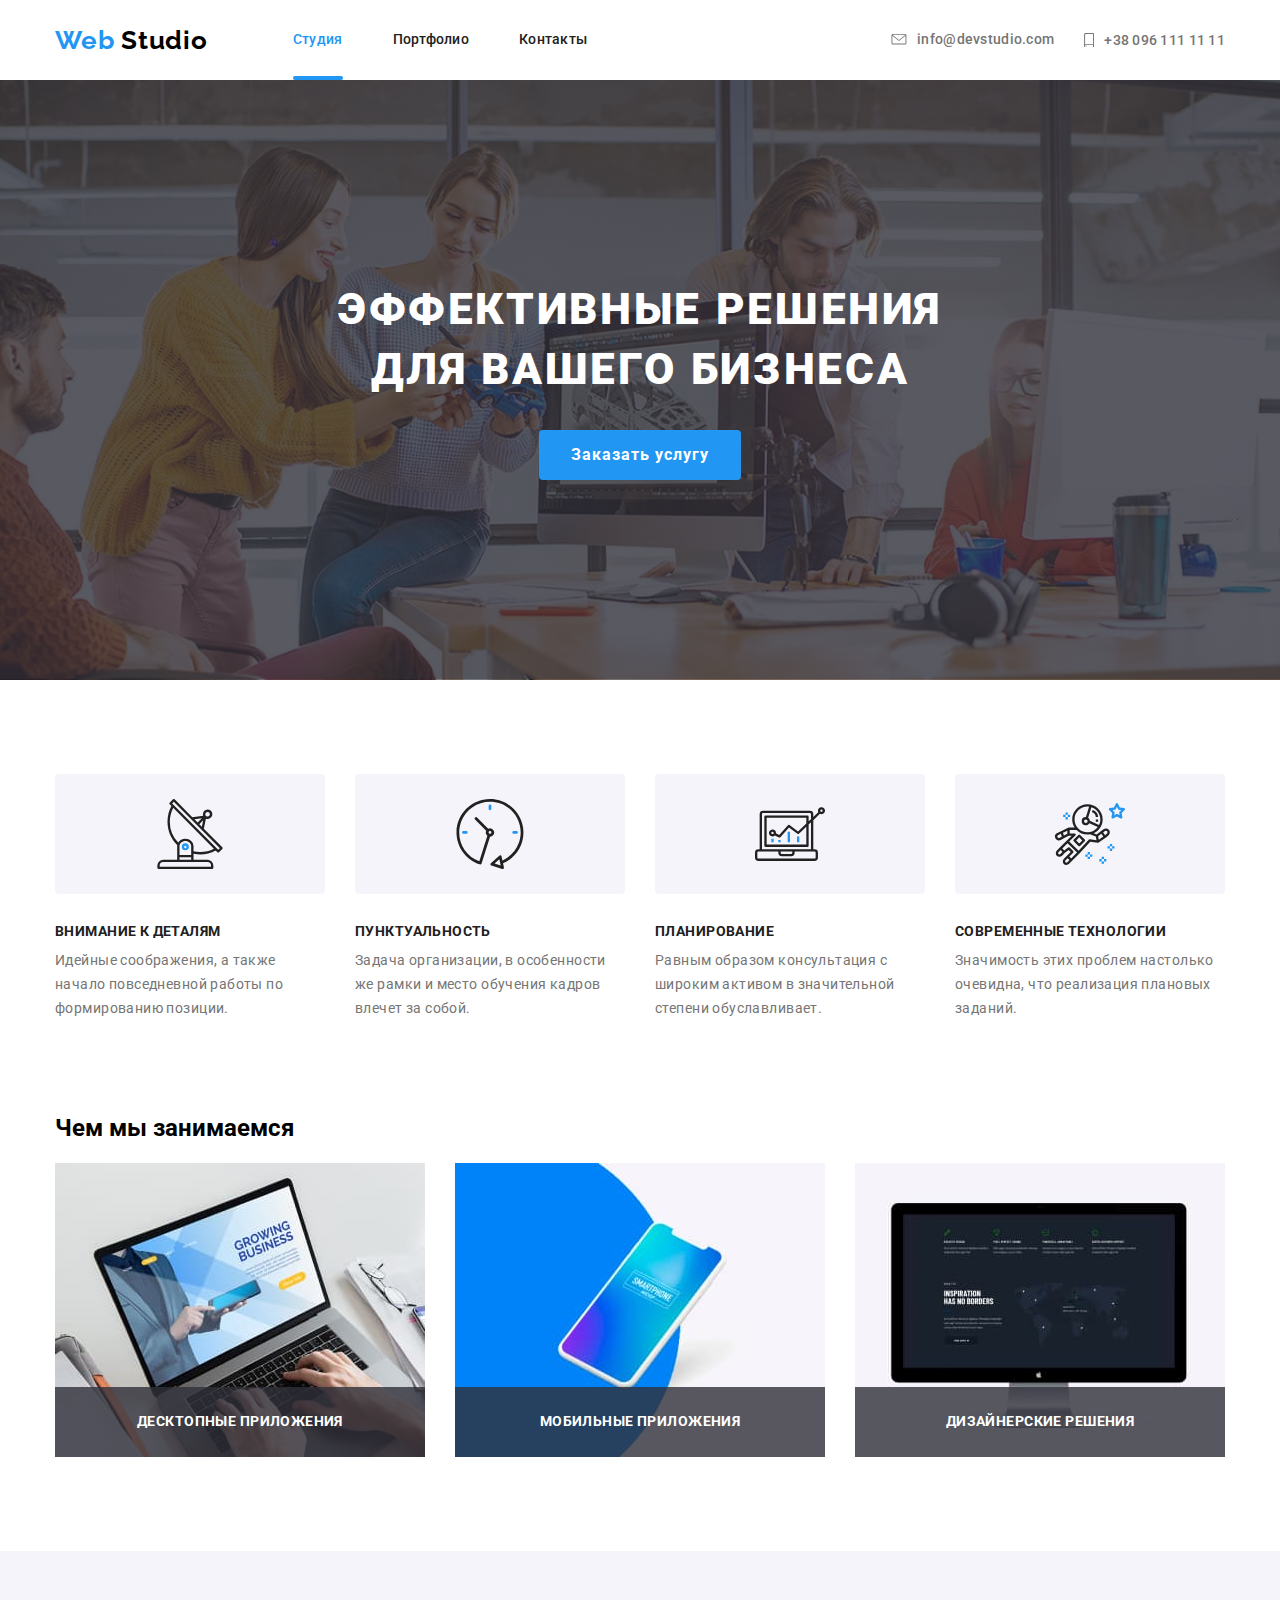
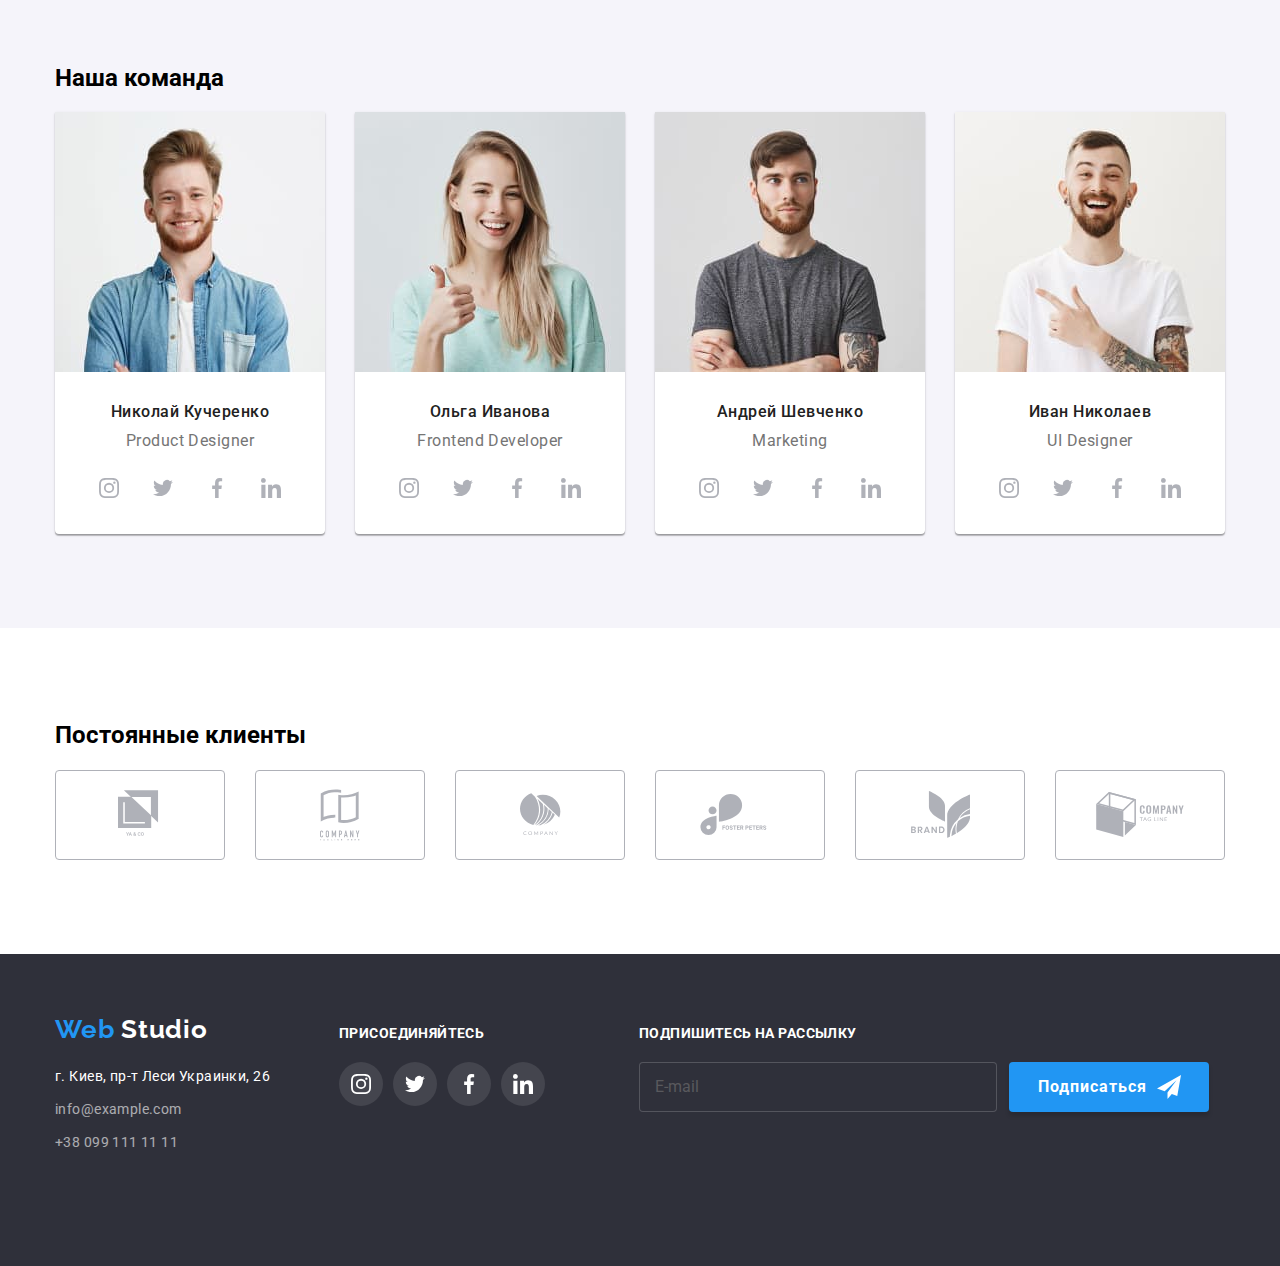
<file: index.html>
<!DOCTYPE html>
<html lang="ru">
  <head>
    <meta charset="UTF-8" />
    <meta name="viewport" content="width=device-width, initial-scale=1.0" />
    <title>Web Studio</title>
    <link
      href="https://fonts.googleapis.com/css2?family=Raleway:wght@700&family=Roboto:wght@400;500;700;900&display=swap"
      rel="stylesheet"
    />
   
    <link rel="stylesheet" href="./css/main.min.css" />
  </head>
  <body>
    <!--Шапка-->
    <header class="header">
      <div class="container">
        <nav class="navigation">
          <a class="logo link" href="./index.html" lang="en"
            ><span class="logo-accent">Web</span> Studio</a
          >
          <ul class="navigation-list list">
            <li class="navigation-list-item">
              <a class="navigation-list-link link current" href="./index.html"
                >Студия</a
              >
            </li>
            <li class="navigation-list-item">
              <a class="navigation-list-link link" href="./portfolio.html"
                >Портфолио</a
              >
            </li>
            <li class="navigation-list-item">
              <a class="navigation-list-link link" href="#contacts">Контакты</a>
            </li>
          </ul>

          <ul class="address-list list">
            <li class="address-list-item">

<svg class="address-list-item-svg icon-mail" width="16px" height="11.2px">
  <use href="./images/sprite.svg#icon-mail"></use>

              <address class="header-address">
                
                </svg>

                <a
                  class="adress-list-link link"
                  href="mailto:info@devstudio.com"
                  lang="en"
                  >info@devstudio.com</a
                >
              </address>
            </li>

            <li class="address-list-item">
              <svg class="address-list-item-svg" width="10px" height="14.94px">
                <use href="./images/sprite.svg#icon-telephone"></use>
              </svg>
              <address class="header-address">
                <a class="adress-list-link link" href="tel:+380961111111"
                  >+38 096 111 11 11</a
                >
              </address>
            </li>
          </ul>
        </nav>
      </div>
    </header>
    <main>
      <!--Герой-->
      <section class="hero">
        <div class="container">
          <h1 class="hero-title">Эффективные решения для вашего бизнеса</h1>
          <div class="hero-modal-btn">
            <button class="modal-btn" data-modal-open>Заказать услугу</button>
          </div>
        </div>
      </section>
      <!--Особенности-->
      <section>
        <div class="container features">
          <h2 class="is-hidden">Наши особенности</h2>
          <ul class="features-list list">
            <li class="features-list-item ">
              <div class="features-list-icon">
                <svg class="features-list-item-svg" width="70" height="70">
                  <use href="./images/sprite.svg#icon-antenna"></use>
                </svg>
              </div>
              <h3 class="features-list-title">Внимание к деталям</h3>
              <p class="features-list-description">
                Идейные соображения, а также начало повседневной работы по
                формированию позиции.
              </p>
            </li>
            <li class="features-list-item ">
              <div class="features-list-icon">
                <svg class="features-list-item-svg" width="70" height="70">
                  <use href="./images/sprite.svg#icon-clock"></use>
                </svg>
              </div>
              <h3 class="features-list-title">Пунктуальность</h3>
              <p class="features-list-description">
                Задача организации, в особенности же рамки и место обучения
                кадров влечет за собой.
              </p>
            </li>
            <li class="features-list-item ">
              <div class="features-list-icon">
                <svg class="features-list-item-svg" width="70" height="70">
                  <use href="./images/sprite.svg#icon-diagram"></use>
                </svg>
              </div>
              <h3 class="features-list-title">Планирование</h3>
              <p class="features-list-description">
                Равным образом консультация с широким активом в значительной
                степени обуславливает.
              </p>
            </li>
            <li class="features-list-item ">
              <div class="features-list-icon">
                <svg class="features-list-item-svg" width="70" height="70">
                  <use href="./images/sprite.svg#icon-astronaut"></use>
                </svg>
              </div>
              <h3 class="features-list-title">Современные технологии</h3>
              <p class="features-list-description">
                Значимость этих проблем настолько очевидна, что реализация
                плановых заданий.
              </p>
            </li>
          </ul>
        </div>
      </section>

      <!--Чем мы занимаемся-->
      <section>
        <div class="container lesson">
          <h2 class="section-title">Чем мы занимаемся</h2>
          <ul class="lesson-list list">
            <li class="lesson-list-item">
              <img
                class="lesson-list-img"
                src="./images/types-of-works/decktop.jpg"
                alt="ноутбук"
                width="370"
                height="294"
              />
              <p class="lesson-list-description">Десктопные приложения</p>
            </li>
            <li class="lesson-list-item">
              <img
                class="lesson-list-img"
                src="./images/types-of-works/mobile.jpg"
                alt="мобильный телефон"
                width="370"
                height="294"
              />
              <p class="lesson-list-description">Мобильные приложения</p>
            </li>
            <li class="lesson-list-item ">
              <img
                class="lesson-list-img"
                src="./images/types-of-works/monitor.jpg"
                alt="монитор компютера"
                width="370"
                height="294"
              />
              <p class="lesson-list-description">Дизайнерские решения</p>
            </li>
          </ul>
        </div>
      </section>
      <!--Наша команда-->
      <section class="team">
        <div class="container">
          <h2 class="section-title">Наша команда</h2>
          <ul class="team-list list">
            <!--Николай Курченко-->
            <li class="team-list-item">
              <img
                class="team-list-img"
                src="./images/Comand/nicolaykurchenko.jpg"
                alt="Фото Николая Курченко"
                width="270"
                height="260"
              />
              <h3 class="team-list-title">Николай Кучеренко</h3>
              <p class="team-list-description" lang="en">Product Designer</p>
              <ul class="social-list list">
                <li class="social-list-item">
                  <a
                    class="social-link"
                    href=""
                    target="_blank"
                    aria-label="иконка инстаграма"
                  >
                    <svg class="social-list-item-svg" width="20px"
                    height="20px">
                      <use href="./images/sprite.svg#icon-instagram">

                      </use>
                    </svg>
                  </a>
                </li>
                <li class="social-list-item">
                  <a
                    class="social-link"
                    href=""
                    target="_blank"
                    aria-label="иконка твиттера"
                  >
                    <svg class="social-list-item-svg" width="20px" height="20px">
                      <use href="./images/sprite.svg#icon-twitter">
                    
                      </use>
                    </svg>
                  </a>
                </li>
                <li class="social-list-item">
                  <a
                    class="social-link"
                    href=""
                    target="_blank"
                    aria-label="иконка фейсбука"
                  >
                    <svg class="social-list-item-svg" width="20px" height="20px">
                      <use href="./images/sprite.svg#icon-facebook">
                    
                      </use>
                    </svg>
                  </a>
                </li>
                <li class="social-list-item">
                  <a
                    class="social-link"
                    href=""
                    target="_blank"
                    aria-label="иконка линкедина"
                  >
                    <svg class="social-list-item-svg" width="20px" height="20px">
                      <use href="./images/sprite.svg#icon-linkedin">
                    
                      </use>
                    </svg>
                  </a>
                </li>
              </ul>
            </li>
            <!--Ольга Иванова-->
            <li class="team-list-item">
              <img
                class="team-list-img"
                src="./images/Comand/olhaivanova.jpg"
                alt="Фото Ольги Ивановой"
                width="270"
                height="260"
              />
              <h3 class="team-list-title">Ольга Иванова</h3>
              <p class="team-list-description" lang="en">Frontend Developer</p>
              <ul class="social-list list">
                <li class="social-list-item">
                  <a class="social-link" href="" target="_blank" aria-label="иконка инстаграма">
                    <svg class="social-list-item-svg" width="20px" height="20px">
                      <use href="./images/sprite.svg#icon-instagram">
              
                      </use>
                    </svg>
                  </a>
                </li>
                <li class="social-list-item">
                  <a class="social-link" href="" target="_blank" aria-label="иконка твиттера">
                    <svg class="social-list-item-svg" width="20px" height="20px">
                      <use href="./images/sprite.svg#icon-twitter">
              
                      </use>
                    </svg>
                  </a>
                </li>
                <li class="social-list-item">
                  <a class="social-link" href="" target="_blank" aria-label="иконка фейсбука">
                    <svg class="social-list-item-svg" width="20px" height="20px">
                      <use href="./images/sprite.svg#icon-facebook">
              
                      </use>
                    </svg>
                  </a>
                </li>
                <li class="social-list-item">
                  <a class="social-link" href="" target="_blank" aria-label="иконка линкедина">
                    <svg class="social-list-item-svg" width="20px" height="20px">
                      <use href="./images/sprite.svg#icon-linkedin">
              
                      </use>
                    </svg>
                  </a>
                </li>
              </ul>
            </li>
            <!--Андрей Шевченко-->
            <li class="team-list-item">
              <img
                class="team-list-img"
                src="./images/Comand/andreyshevchenko.jpg"
                alt="Фото Андрея Шевченко"
                width="270"
                height="260"
              />
              <h3 class="team-list-title">Андрей Шевченко</h3>
              <p class="team-list-description" lang="en">Marketing</p>
              <ul class="social-list list">
                <li class="social-list-item">
                  <a class="social-link" href="" target="_blank" aria-label="иконка инстаграма">
                    <svg class="social-list-item-svg" width="20px" height="20px">
                      <use href="./images/sprite.svg#icon-instagram">
              
                      </use>
                    </svg>
                  </a>
                </li>
                <li class="social-list-item">
                  <a class="social-link" href="" target="_blank" aria-label="иконка твиттера">
                    <svg class="social-list-item-svg" width="20px" height="20px">
                      <use href="./images/sprite.svg#icon-twitter">
              
                      </use>
                    </svg>
                  </a>
                </li>
                <li class="social-list-item">
                  <a class="social-link" href="" target="_blank" aria-label="иконка фейсбука">
                    <svg class="social-list-item-svg" width="20px" height="20px">
                      <use href="./images/sprite.svg#icon-facebook">
              
                      </use>
                    </svg>
                  </a>
                </li>
                <li class="social-list-item">
                  <a class="social-link" href="" target="_blank" aria-label="иконка линкедина">
                    <svg class="social-list-item-svg" width="20px" height="20px">
                      <use href="./images/sprite.svg#icon-linkedin">
              
                      </use>
                    </svg>
                  </a>
                </li>
              </ul>
            </li>
            <!--Иван Николаев-->
            <li class="team-list-item list">
              <img
                class="team-list-img"
                src="./images/Comand/ivannikolaev.jpg"
                alt="Фото Ивана Николаева"
                width="270"
                height="260"
              />
              <h3 class="team-list-title">Иван Николаев</h3>
              <p class="team-list-description" lang="en">UI Designer</p>
     <ul class="social-list list">
                <li class="social-list-item">
                  <a
                    class="social-link"
                    href=""
                    target="_blank"
                    aria-label="иконка инстаграма"
                  >
                    <svg class="social-list-item-svg" width="20px"
                    height="20px">
                      <use href="./images/sprite.svg#icon-instagram">

                      </use>
                    </svg>
                  </a>
                </li>
                <li class="social-list-item">
                  <a
                    class="social-link"
                    href=""
                    target="_blank"
                    aria-label="иконка твиттера"
                  >
                    <svg class="social-list-item-svg" width="20px" height="20px">
                      <use href="./images/sprite.svg#icon-twitter">
                    
                      </use>
                    </svg>
                  </a>
                </li>
                <li class="social-list-item">
                  <a
                    class="social-link"
                    href=""
                    target="_blank"
                    aria-label="иконка фейсбука"
                  >
                    <svg class="social-list-item-svg" width="20px" height="20px">
                      <use href="./images/sprite.svg#icon-facebook">
                    
                      </use>
                    </svg>
                  </a>
                </li>
                <li class="social-list-item">
                  <a
                    class="social-link"
                    href=""
                    target="_blank"
                    aria-label="иконка линкедина"
                  >
                    <svg class="social-list-item-svg" width="20px" height="20px">
                      <use href="./images/sprite.svg#icon-linkedin">
                    
                      </use>
                    </svg>
                  </a>
                </li>
              </ul>
              </li>
          </ul>
        </div>
      </section>
      <!--Постоянные клиенты-->
      <section class="clients">
        <div class="container">
          <h2 class="section-title">Постоянные клиенты</h2>
          <ul class="clients-list list">
            <li class="clients-list-item">
              <a class="clients-list-link" href="" target="_blank"
                >
                <svg class="clients-list-link-svg" width="44.27px" height="49.23px">
                  <use href="./images/sprite.svg#icon-logo1"></use>
                </svg>
            </a>
            </li>
            <li class="clients-list-item">
              <a class="clients-list-link" href="" target="_blank"
                >
                <svg class="clients-list-link-svg" width="40px" height="52px">
                  <use href="./images/sprite.svg#icon-logo2"></use>
                </svg>
              </a>
            </li>
            <li class="clients-list-item">
              <a class="clients-list-link" href="" target="_blank"
                >
              <svg class="clients-list-link-svg" width="41px" height="42.6px">
                <use href="./images/sprite.svg#icon-logo3"></use>
              </svg>
              </a>
            </li>
            <li class="clients-list-item">
              <a class="clients-list-link" href="" target="_blank"
                >
                <svg class="clients-list-link-svg" width="79.66px" height="42.02px">
                  <use href="./images/sprite.svg#icon-logo4"></use>
                </svg>
            </a>
            </li>
            <li class="clients-list-item">
              <a class="clients-list-link" href="" target="_blank"
                >
                <svg class="clients-list-link-svg" width="59px" height="47px">
                  <use href="./images/sprite.svg#icon-logo5"></use>
                </svg>
            </a>
            </li>
            <li class="clients-list-item">
              <a class="clients-list-link" href="" target="_blank"
                >
                <svg class="clients-list-link-svg" width="88.48px" height="45.44px">
                  <use href="./images/sprite.svg#icon-logo6"></use>
                </svg>
            </a>
            </li>
          </ul>
        </div>
      </section>
    </main>
    <!--Подвал-->
    <footer id="contacts">
      <div class="container">
        <div class="footer-left-side">
          <a class="logo link" href="./index.html" lang="en">
            <span class="logo-accent">Web</span> Studio</a>

          <ul class="contact-list list">
            <li class="contact-list-item address">
              <address>
                <a
                  class="contact-list-address link"
                  href="https://goo.gl/maps/Wt82RCwKniS8VuWU9"
                  target="_blank"
                  >г. Киев, пр-т Леси Украинки, 26</a
                >
              </address>
            </li>

            <li class="contact-list-item mail">
              <address>
                <a
                  class="contact-list-mail link"
                  href="mailto:info@example.com"
                  lang="en"
                  >info@example.com</a
                >
              </address>
            </li>

            <li class="contact-list-item tel">
              <address>
                <a class="contact-list-tel link" href="tel:+380991111111"
                  >+38 099 111 11 11</a
                >
              </address>
            </li>
          </ul>
        </div>

        <!-- Социальные ссылки подвала -->

        <div class="footer-center-side">
          <b class="slogan">присоединяйтесь</b>

          <ul class="social-list list">
            <li class="social-list-item">
              <a class="social-link" href="" target="_blank" aria-label="иконка инстаграма">
                <svg class="social-list-item-svg" width="20px" height="20px">
                  <use href="./images/sprite.svg#icon-instagram">
          
                  </use>
                </svg>
              </a>
            </li>
            <li class="social-list-item">
              <a class="social-link" href="" target="_blank" aria-label="иконка твиттера">
                <svg class="social-list-item-svg" width="20px" height="20px">
                  <use href="./images/sprite.svg#icon-twitter">
          
                  </use>
                </svg>
              </a>
            </li>
            <li class="social-list-item">
              <a class="social-link" href="" target="_blank" aria-label="иконка фейсбука">
                <svg class="social-list-item-svg" width="20px" height="20px">
                  <use href="./images/sprite.svg#icon-facebook">
          
                  </use>
                </svg>
              </a>
            </li>
            <li class="social-list-item">
              <a class="social-link" href="" target="_blank" aria-label="иконка линкедина">
                <svg class="social-list-item-svg" width="20px" height="20px">
                  <use href="./images/sprite.svg#icon-linkedin">
          
                  </use>
                </svg>
              </a>
            </li>
          </ul>
        </div>
        <!-- Форма подвала -->
        <div class="footer-right-side">

          <b class="slogan">подпишитесь на рассылку</b>

        <form action="#" class="footer-right-side-form">

          <input name="mail" class="footer-form-input" placeholder="E-mail"></input>

          <button type="submit" class="footer-form-button">
             <span class="footer-form-button-txt">Подписаться</span>
            <svg class="footer-form-button-svg" width="24" height="24">
              <use href="./images/sprite.svg#icon-plane"></use>
            </svg>
            
          </button>

        </form>

        </div>



      </div>
    </footer>

    <!-- Модалка -->
    <div class="backdrop is-hidden" data-modal>

      <form action="#" class="modal">

        <h2 class="modal-title">Оставьте свои данные, мы вам перезвоним</h2>
        
        

          <div class="modal-input-container">
            
            <input name="name" id="name" class="modal-input name" type="text" placeholder=" ">

            <label for="name" class="modal-input-label">Имя</label>

              <svg class="modal-input-label-icon icon-modal-name" width="12" height="12">
                <use href="./images/sprite.svg#icon-modal-name">
              
                </use>
              </svg>
          </div>

          <div class="modal-input-container">
            
            <input name="phone" id="phone" class="modal-input phone" type="tel" placeholder=" ">

            <label for="phone" class="modal-input-label">Телефон</label>

              <svg class="modal-input-label-icon icon-modal-phone" width="13" height="13">
                <use href="./images/sprite.svg#icon-modal-phone">
              
                </use>
              </svg>
          </div>

          <div class="modal-input-container">
            
            <input name="mail" id="mail" class="modal-input mail" type="email" placeholder=" ">

            <label for="mail" class="modal-input-label">Почта 

              

            </label>

            <svg class="modal-input-label-icon icon-modal-mail" width="15" height="12">
              <use href="./images/sprite.svg#icon-modal-mail">
            
              </use>
            </svg>
          </div>

        
        
        

       <div class="modal-comment-container">
         <textarea class="modal-comment" name="comment" id="comment" placeholder=" "></textarea>
      
      <label class="modal-comment-label" for="comment">Комментарий</label>

</div>
        <div class="agreement">

          

          
          <label class="agreement-txt" >

            <input class="is-hidden modal-checkbox"  type="checkbox" >

            <span class="agreement-checkbox"> 

              <svg class="checked-icon" width="11" height="8">
                <use href="./images/sprite.svg#icon-modal-checkbox">

              </use>
            </svg>

            </span>

            Соглашаюсь с рассылкой и принимаю</label>

          <a class="agreement-link"
                    href=""
                    target="_blank">Условия договора</a>

        
      </div>

      <button type="submit" class="modal-submit-button">Отправить</button>

        
        <button type="button" class="modal-button-close" data-modal-close>
          <svg class="modal-button-close-icon" width="11" height="11">
            <use href="./images/sprite.svg#icon-closed"></use>
          </svg>
          
        
        </button>
      </form>
      
    </div>

    <script src="./js/modal.js"></script>


  </body>
</html>
</file>
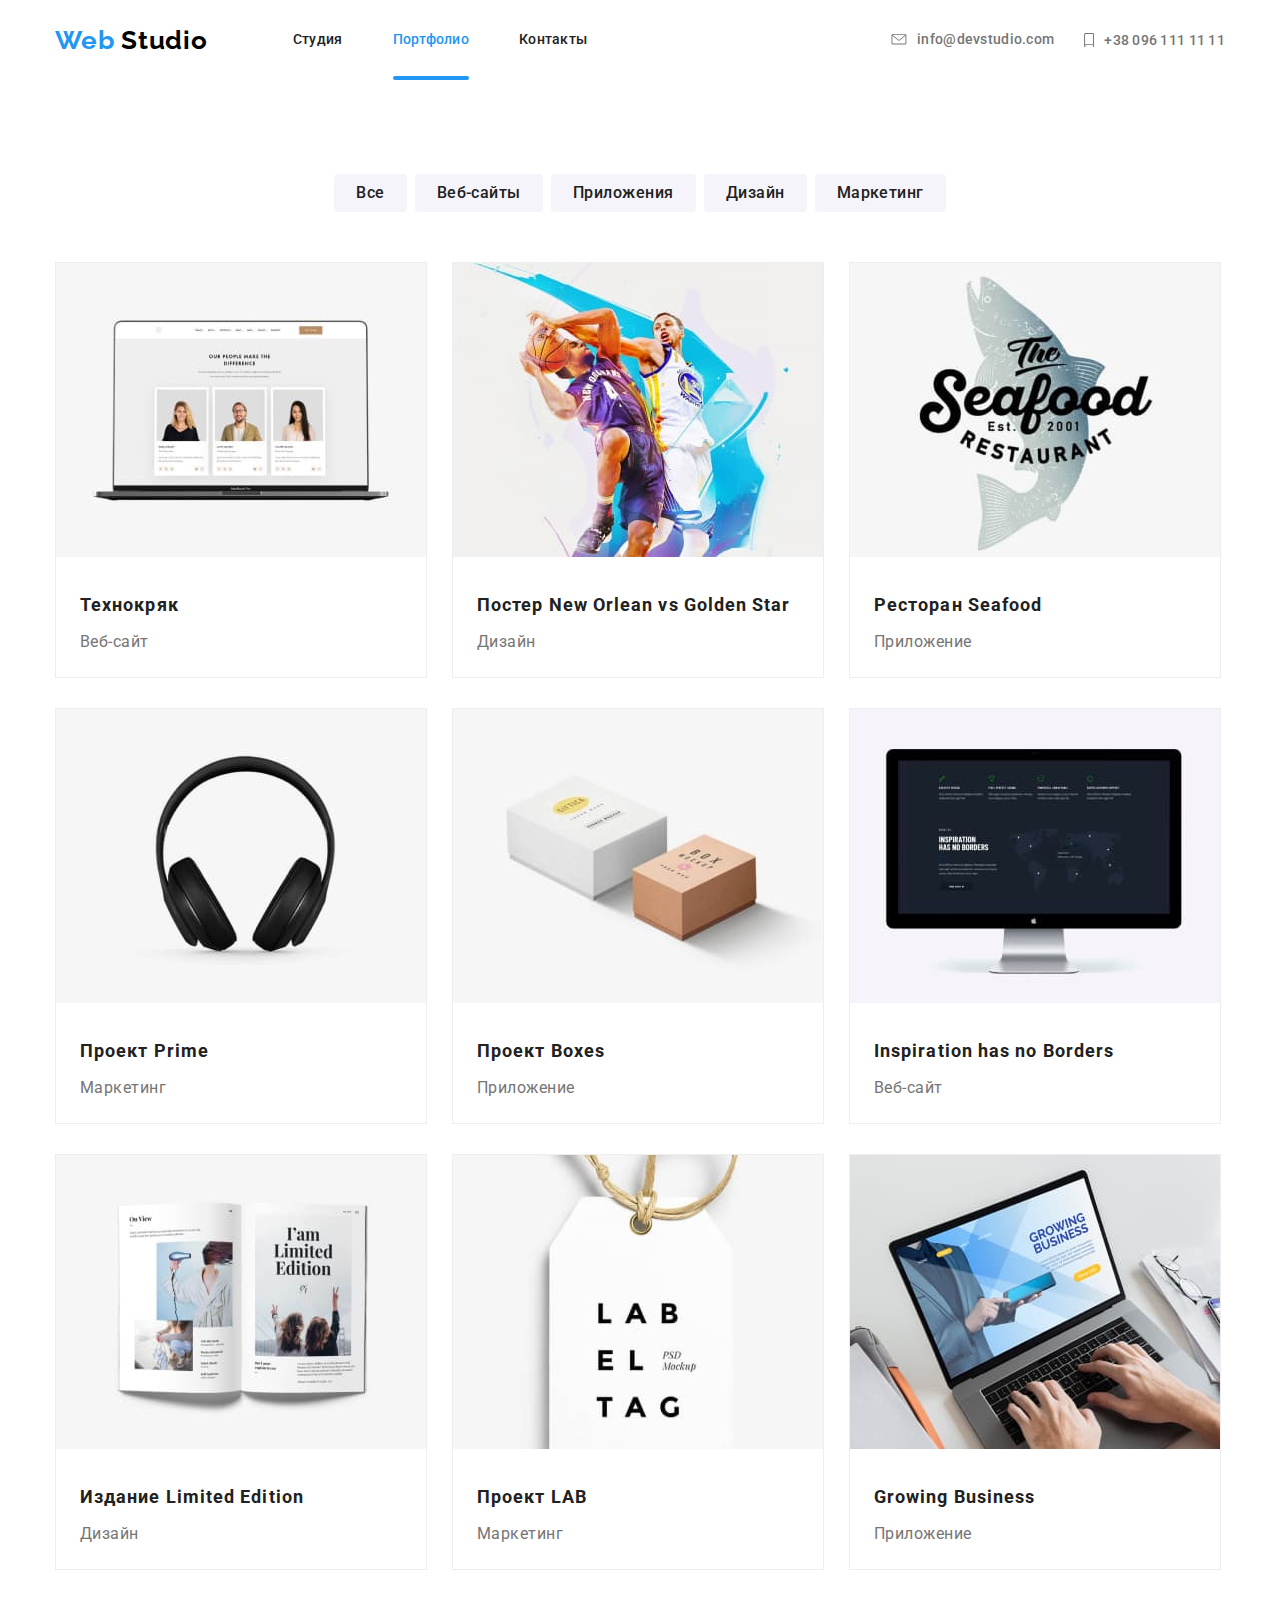
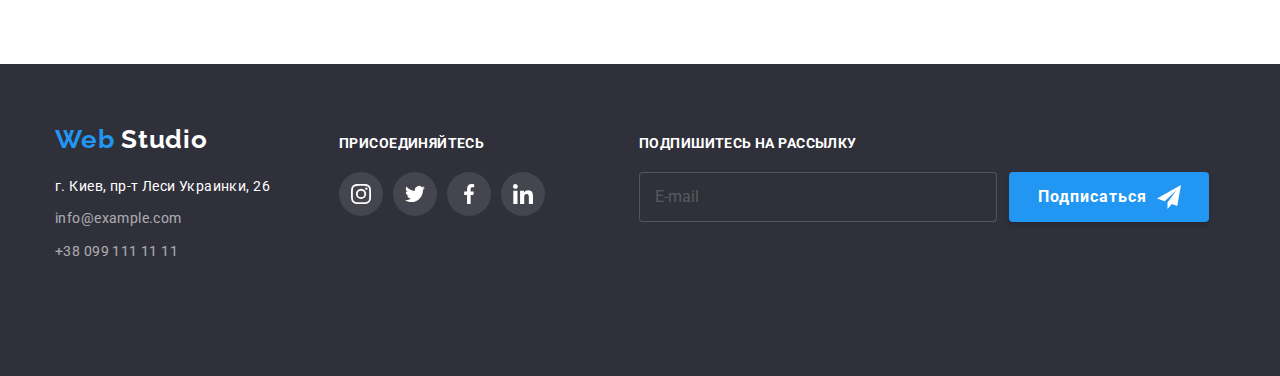
<file: portfolio.html>
<!DOCTYPE html>
<html lang="en">
  <head>
    <meta charset="UTF-8" />
    <meta name="viewport" content="width=device-width, initial-scale=1.0" />
    <title>Portfolio</title>
    <link
      href="https://fonts.googleapis.com/css2?family=Raleway:wght@700&family=Roboto:wght@400;500;700;900&display=swap"
      rel="stylesheet"
    />
    
    <link rel="stylesheet" href="./css/main.min.css" />
  </head>
  <body>
    <!--Шапка-->
    <header class="header">
      <div class="container">
        <nav class="navigation">
          <a class="logo link" href="./index.html" lang="en"><span class="logo-accent">Web</span> Studio</a>
          <ul class="navigation-list">
            <li class="navigation-list-item list">
              <a class="navigation-list-link link" href="./index.html">Студия</a>
            </li>
            <li class="navigation-list-item list">
              <a class="navigation-list-link link current" href="./portfolio.html">Портфолио</a>
            </li>
            <li class="navigation-list-item list">
              <a class="navigation-list-link link" href="#contacts">Контакты</a>
            </li>
          </ul>
    
          <ul class="address-list">
            <li class="address-list-item list">
    
              <svg class="address-list-item-svg icon-mail" width="16px" height="11.2px">
                <use href="./images/sprite.svg#icon-mail"></use>
    
                <address class="header-address">
    
              </svg>
    
              <a class="adress-list-link link" href="mailto:info@devstudio.com" lang="en">info@devstudio.com</a>
              </address>
            </li>
    
            <li class="address-list-item list">
              <svg class="address-list-item-svg" width="10px" height="14.94px">
                <use href="./images/sprite.svg#icon-telephone"></use>
              </svg>
              <address class="header-address">
                <a class="adress-list-link link" href="tel:+380961111111">+38 096 111 11 11</a>
              </address>
            </li>
          </ul>
        </nav>
      </div>
    </header>

    <!--Портфолио-->
    <main>
      <div class="container filter">
        <h1 class="is-hidden">Примеры работ</h1>
      <!--Фильтр-->
      <ul class="filter-list list">
        <li class="filter-list-item">
          <button class="filter-list-item-btn">Все</button>
        </li>
        <li class="filter-list-item">
          <button class="filter-list-item-btn">Веб-сайты</button>
        </li>
        <li class="filter-list-item">
          <button class="filter-list-item-btn">Приложения</button>
        </li>
        <li class="filter-list-item">
          <button class="filter-list-item-btn">Дизайн</button>
        </li>
        <li class="filter-list-item">
          <button class="filter-list-item-btn">Маркетинг</button>
        </li>
      </ul>
    </div>
      <!--Галлерея работ-->


      <div class="container gallery">

        <ul class="gallery-list list">

          <!--Технокряк -->

          <li class="gallery-list-item">
            <a class="gallery-list-link link" href="" target="_blank">
              <div class="gallery-list-link-image">
                <img class="gallery-list-image" src="./images/gallery/Tehnokriak.jpg" 
              alt="Ноутбук" width="370" height="294" >

              <p class="gallery-list-description">
                Технокряк это современная площадка распространения коронавируса.
                Компании используют эту платформу для цифрового шпионажа и атак на
                защищённые сервера конкурентов.
              </p>
              
              </div>
              <h2 class="gallery-list-title">Технокряк</h2>
              <p class="gallery-list-subtitle">Веб-сайт</p>
              
            </a>
          </li>
        
          <!--Постер New Orlean vs Golden Star-->
        
          <li class="gallery-list-item">
            <a class="gallery-list-link link" href="" target="_blank">
              <div class="gallery-list-link-image">
                <img class="gallery-list-image" src="./images/gallery/Poster-New-Orlean.jpg"
                alt="Два баскетболиста борятся за мяч" width="370" height="294" >

                <p class="gallery-list-description">
                  Технокряк это современная площадка распространения коронавируса.
                  Компании используют эту платформу для цифрового шпионажа и атак на
                  защищённые сервера конкурентов.
                </p>



              </div>
              <h2 class="gallery-list-title">Постер New Orlean vs Golden Star</h2>
              <p class="gallery-list-subtitle">Дизайн</p>
             
            </a>
          </li>
        
          <!--Ресторан Seafood-->
        
          <li class="gallery-list-item">
            <a class="gallery-list-link link" href="" target="_blank">
              <div class="gallery-list-link-image">
                <img class="gallery-list-image" src="./images/gallery/Restaraunt_Seafood.jpg"
                alt="Силует рыбы с названием ресторана" width="370" height="294" >

                <p class="gallery-list-description">
                  Технокряк это современная площадка распространения коронавируса.
                  Компании используют эту платформу для цифрового шпионажа и атак на
                  защищённые сервера конкурентов.
                </p>



              </div>
              <h2 class="gallery-list-title">Ресторан Seafood</h2>
              <p class="gallery-list-subtitle">Приложение</p>
              
            </a>
          </li>
        
          <!--Проект Prime-->
        
          <li class="gallery-list-item">
            <a class="gallery-list-link link" href="" target="_blank">
              <div class="gallery-list-link-image">
                <img class="gallery-list-image" src="./images/gallery/Project-Prime.jpg" 
              alt="Наушники" width="370" height="294" >

              <p class="gallery-list-description">
                Технокряк это современная площадка распространения коронавируса.
                Компании используют эту платформу для цифрового шпионажа и атак на
                защищённые сервера конкурентов.
              </p>

              </div>
              <h2 class="gallery-list-title">Проект Prime</h2>
              <p class="gallery-list-subtitle">Маркетинг</p>
              
            </a>
          </li>
        
          <!--Проект Boxes-->
        
          <li class="gallery-list-item">
            <a class="gallery-list-link link" href="" target="_blank">
              <div class="gallery-list-link-image">
                <img class="gallery-list-image" src="./images/gallery/Project_Boxes.jpg" 
              alt="Две коробки" width="370" height="294" >

              <p class="gallery-list-description">
                Технокряк это современная площадка распространения коронавируса.
                Компании используют эту платформу для цифрового шпионажа и атак на
                защищённые сервера конкурентов.
              </p>
              </div>
              <h2 class="gallery-list-title">Проект Boxes</h2>
              <p class="gallery-list-subtitle">Приложение</p>
              
            </a>
          </li>
        
          <!--Inspiration has no Borders-->
        
          <li class="gallery-list-item">
            <a class="gallery-list-link link" href="" target="_blank">
              <div class="gallery-list-link-image">
                <img class="gallery-list-image" src="./images/gallery/Inspiration-has-no-borders.jpg" 
              alt="Монитор" width="370" height="294" >

              <p class="gallery-list-description">
                Технокряк это современная площадка распространения коронавируса.
                Компании используют эту платформу для цифрового шпионажа и атак на
                защищённые сервера конкурентов.
              </p>

              </div>
              <h2 class="gallery-list-title">Inspiration has no Borders</h2>
              <p class="gallery-list-subtitle">Веб-сайт</p>
              
            </a>
          </li>
        
          <!--Издание Limited Edition-->
        
          <li class="gallery-list-item">
            <a class="gallery-list-link link" href="" target="_blank">
              <div class="gallery-list-link-image">
                <img class="gallery-list-image" src="./images/gallery/publication-limit-edition.jpg" 
              alt="Разворот журнала" width="370" height="294" >

              <p class="gallery-list-description">
                Технокряк это современная площадка распространения коронавируса.
                Компании используют эту платформу для цифрового шпионажа и атак на
                защищённые сервера конкурентов.
              </p>
              </div>
              <h2 class="gallery-list-title">Издание Limited Edition</h2>
              <p class="gallery-list-subtitle">Дизайн</p>
              
            </a>
          </li>
        
          <!--Проект LAB-->
        
          <li class="gallery-list-item">
            <a class="gallery-list-link link" href="" target="_blank">
              <div class="gallery-list-link-image">
                <img class="gallery-list-image" src="./images/gallery/project-LAB.jpg" 
              alt="Этикетка" width="370" height="294" >

              <p class="gallery-list-description">
                Технокряк это современная площадка распространения коронавируса.
                Компании используют эту платформу для цифрового шпионажа и атак на
                защищённые сервера конкурентов.
              </p>
              </div>
              <h2 class="gallery-list-title">Проект LAB</h2>
              <p class="gallery-list-subtitle">Маркетинг</p>
              
            </a>
          </li>
        
          <!--Growing Business-->
        
          <li class="gallery-list-item">
            <a class="gallery-list-link link" href="" target="_blank">
              <div class="gallery-list-link-image">
                <img class="gallery-list-image" src="./images/gallery/Growing_Business.jpg"
                alt="Руки печатают по клавиатуре ноутбука" width="370" height="294" >

                <p class="gallery-list-description">
                  Технокряк это современная площадка распространения коронавируса.
                  Компании используют эту платформу для цифрового шпионажа и атак на
                  защищённые сервера конкурентов.
                </p>
              </div>
              <h2 class="gallery-list-title">Growing Business</h2>
              <p class="gallery-list-subtitle">Приложение</p>
             
            </a>
          </li>
        </ul>
      </div>
    </main>

    <!--Подвал-->
    <footer id="contacts">
      <div class="container">
        <div class="footer-left-side">
          <a class="logo link" href="./index.html" lang="en">
            <span class="logo-accent">Web</span> Studio</a>
    
          <ul class="contact-list list">
            <li class="contact-list-item address">
              <address>
                <a class="contact-list-address link" href="https://goo.gl/maps/Wt82RCwKniS8VuWU9" target="_blank">г. Киев,
                  пр-т Леси Украинки, 26</a>
              </address>
            </li>
    
            <li class="contact-list-item mail">
              <address>
                <a class="contact-list-mail link" href="mailto:info@example.com" lang="en">info@example.com</a>
              </address>
            </li>
    
            <li class="contact-list-item tel">
              <address>
                <a class="contact-list-tel link" href="tel:+380991111111">+38 099 111 11 11</a>
              </address>
            </li>
          </ul>
        </div>
    
        <!-- Социальные ссылки подвала -->
    
        <div class="footer-center-side">
          <b class="slogan">присоединяйтесь</b>
    
          <ul class="social-list list">
            <li class="social-list-item">
              <a class="social-link" href="" target="_blank" aria-label="иконка инстаграма">
                <svg class="social-list-item-svg" width="20px" height="20px">
                  <use href="./images/sprite.svg#icon-instagram">
    
                  </use>
                </svg>
              </a>
            </li>
            <li class="social-list-item">
              <a class="social-link" href="" target="_blank" aria-label="иконка твиттера">
                <svg class="social-list-item-svg" width="20px" height="20px">
                  <use href="./images/sprite.svg#icon-twitter">
    
                  </use>
                </svg>
              </a>
            </li>
            <li class="social-list-item">
              <a class="social-link" href="" target="_blank" aria-label="иконка фейсбука">
                <svg class="social-list-item-svg" width="20px" height="20px">
                  <use href="./images/sprite.svg#icon-facebook">
    
                  </use>
                </svg>
              </a>
            </li>
            <li class="social-list-item">
              <a class="social-link" href="" target="_blank" aria-label="иконка линкедина">
                <svg class="social-list-item-svg" width="20px" height="20px">
                  <use href="./images/sprite.svg#icon-linkedin">
    
                  </use>
                </svg>
              </a>
            </li>
          </ul>
        </div>
        <!-- Форма подвала -->
        <div class="footer-right-side">
    
          <b class="slogan">подпишитесь на рассылку</b>
    
          <form action="" class="footer-right-side-form">
    
            <input class="footer-form-input" placeholder="E-mail"></input>
    
            <button type="submit" class="footer-form-button">
              <span class="footer-form-button-txt">Подписаться</span>
              <svg class="footer-form-button-svg" width="24" height="24">
                <use href="./images/sprite.svg#icon-plane"></use>
              </svg>
    
            </button>
    
          </form>
    
        </div>
    
    
    
      </div>
    </footer>
  </body>
</html>
</file>
<file: css/main.min.css>
/*! normalize.css v8.0.1 | MIT License | github.com/necolas/normalize.css */html{line-height:1.15;-webkit-text-size-adjust:100%}body{margin:0}main{display:block}h1{font-size:2em;margin:0.67em 0}hr{box-sizing:content-box;height:0;overflow:visible}pre{font-family:monospace, monospace;font-size:1em}a{background-color:transparent}abbr[title]{border-bottom:none;text-decoration:underline;text-decoration:underline dotted}b,strong{font-weight:bolder}code,kbd,samp{font-family:monospace, monospace;font-size:1em}small{font-size:80%}sub,sup{font-size:75%;line-height:0;position:relative;vertical-align:baseline}sub{bottom:-0.25em}sup{top:-0.5em}img{border-style:none}button,input,optgroup,select,textarea{font-family:inherit;font-size:100%;line-height:1.15;margin:0}button,input{overflow:visible}button,select{text-transform:none}button,[type='button'],[type='reset'],[type='submit']{-webkit-appearance:button}button::-moz-focus-inner,[type='button']::-moz-focus-inner,[type='reset']::-moz-focus-inner,[type='submit']::-moz-focus-inner{border-style:none;padding:0}button:-moz-focusring,[type='button']:-moz-focusring,[type='reset']:-moz-focusring,[type='submit']:-moz-focusring{outline:1px dotted ButtonText}fieldset{padding:0.35em 0.75em 0.625em}legend{box-sizing:border-box;color:inherit;display:table;max-width:100%;padding:0;white-space:normal}progress{vertical-align:baseline}textarea{overflow:auto}[type='checkbox'],[type='radio']{box-sizing:border-box;padding:0}[type='number']::-webkit-inner-spin-button,[type='number']::-webkit-outer-spin-button{height:auto}[type='search']{-webkit-appearance:textfield;outline-offset:-2px}[type='search']::-webkit-search-decoration{-webkit-appearance:none}::-webkit-file-upload-button{-webkit-appearance:button;font:inherit}details{display:block}summary{display:list-item}template{display:none}[hidden]{display:none}html{box-sizing:border-box}*,*::before,*::after{box-sizing:inherit}body{background-color:#ffffff;font-family:"Roboto",sans-serif}img{display:block}.link{text-decoration:none;font-style:normal}.list{list-style:none;padding-left:0px}.is-hidden{position:absolute;width:1px;height:1px;margin:-1px;border:0;padding:0;clip:rect(0 0 0 0);overflow:hidden}.logo,footer .logo{font-family:"Raleway",sans-serif;font-weight:700;font-size:26px;line-height:1.19;letter-spacing:0.03em}.backdrop{position:fixed;top:0;left:0;width:100%;height:100%;background-color:rgba(0,0,0,0.2)}.backdrop.is-hidden{opacity:0;pointer-events:none}.modal{position:absolute;top:50%;left:50%;transform:translate(-50%, -50%);padding:40px;background-color:#fff;box-shadow:0px 1px 3px rgba(0,0,0,0.12),0px 1px 1px rgba(0,0,0,0.14),0px 2px 1px rgba(0,0,0,0.2);border-radius:4px}.modal-title{margin-top:0px;margin-bottom:30px;color:#212121;font-size:20px;line-height:1, 15;letter-spacing:0.03em}.modal-input-container{position:relative;margin-bottom:28px}.modal-input-label{position:absolute;top:50%;left:42px;transform:translateY(-50%);font-size:14px;line-height:1.14;letter-spacing:0.01em;color:#757575;transition:color 250ms cubic-bezier(0.4, 0, 0.2, 1),font-size 250ms cubic-bezier(0.4, 0, 0.2, 1),transform 250ms cubic-bezier(0.4, 0, 0.2, 1),left 250ms cubic-bezier(0.4, 0, 0.2, 1)}.modal-input:hover+.modal-input-label,.modal-input:focus+.modal-input-label,.modal-input:not(:placeholder-shown)+.modal-input-label{left:18px;transform:translateY(-40px);color:#2196f3;font-size:12px;line-height:1.17;letter-spacing:0.01em}.modal-input-label-icon{position:absolute;left:18px;top:50%;transform:translateY(-50%);fill:#212121;transition:fill 250ms cubic-bezier(0.4, 0, 0.2, 1)}.modal-input:hover ~ .modal-input-label-icon,.modal-input:focus ~ .modal-input-label-icon,.modal-input:not(:placeholder-shown) ~ .modal-input-label-icon{fill:#2196f3}.modal-input,.modal-comment{width:100%;font-size:14px;line-height:1.14;letter-spacing:0.01em;color:#757575;border:1px solid rgba(33,33,33,0.2);border-radius:4px;transition:border 250ms cubic-bezier(0.4, 0, 0.2, 1)}.modal-input{padding-left:42px;height:40px}.modal-input:hover,.modal-input:focus,.modal-input:not(:placeholder-shown){border:1px solid #2196f3;outline:none}.modal-comment{padding-top:12px;padding-left:16px;resize:none;margin-bottom:20px;height:120px}.modal-comment:hover,.modal-comment:focus,.modal-comment:not(:placeholder-shown){border:1px solid #2196f3;outline:none}.modal-comment-container{position:relative;display:flex}.modal-comment-label{position:absolute;top:12px;left:16px;font-size:14px;line-height:1.14;letter-spacing:0.01em;color:#757575;transition:color 250ms cubic-bezier(0.4, 0, 0.2, 1),font-size 250ms cubic-bezier(0.4, 0, 0.2, 1),transform 250ms cubic-bezier(0.4, 0, 0.2, 1)}.modal-comment:hover+.modal-comment-label,.modal-comment:focus+.modal-comment-label,.modal-comment:not(:placeholder-shown)+.modal-comment-label{transform:translateY(-32px);color:#2196f3;font-size:12px;line-height:1.17;letter-spacing:0.01em}.agreement{display:flex;align-items:center;padding-left:12px;margin-bottom:30px}.agreement-checkbox{display:flex;margin-right:7px;justify-content:center;align-items:center;width:16px;height:15px;border:1.8px solid #212121;border-radius:2px;background-color:#fff;transition:background-color 250ms cubic-bezier(0.4, 0, 0.2, 1),border 250ms cubic-bezier(0.4, 0, 0.2, 1)}.modal-checkbox:checked+.agreement-checkbox{background-color:#2196f3;border:1.8px solid #2196f3}.checked-icon{fill:transparent;transition:fill 250ms cubic-bezier(0.4, 0, 0.2, 1)}.modal-checkbox:checked+.agreement-checkbox>.checked-icon{fill:#ffffff}.agreement-txt,.agreement-link{font-size:14px;line-height:1.71;letter-spacing:0.03em}.agreement-txt{display:flex;align-items:center;color:#757575;margin-right:5px}.agreement-link{color:#2196f3}.modal-submit-button{display:block;margin-left:auto;margin-right:auto;padding-top:10px;padding-right:55px;padding-bottom:10px;padding-left:56px;font-weight:700;font-size:16px;line-height:1.875;letter-spacing:0.06em;color:#fff;background-color:#2196f3;border:none;box-shadow:0px 4px 4px rgba(0,0,0,0.15);border-radius:4px;transition:background-clor 250ms cubic-bezier(0.4, 0, 0.2, 1)}.modal-submit-button:hover,.modal-submit-button:focus{background-color:#188ce8}.modal-button-close{position:absolute;top:8px;right:8px;display:flex;padding:9px;background-color:#fff;border:1px solid rgba(0,0,0,0.1);border-radius:50%;justify-content:center;align-items:center;cursor:pointer}.modal-button-close-icon{fill:#000;transition:fill 250ms cubic-bezier(0.4, 0, 0.2, 1)}.modal-button-close:hover .modal-button-close-icon,.modal-button-close:focus .modal-button-close-icon{fill:#2196f3}.social-list{display:flex}.social-link{display:flex;width:44px;height:44px;justify-content:center;align-items:center}.social-list-item:not(:last-child){margin-right:10px}.container{width:1200px;padding-left:15px;padding-right:15px;margin-left:auto;margin-right:auto}.backdrop{position:fixed;top:0;left:0;width:100%;height:100%;background-color:rgba(0,0,0,0.2)}.backdrop.is-hidden{opacity:0;pointer-events:none}.modal{position:absolute;top:50%;left:50%;transform:translate(-50%, -50%);padding:40px;background-color:#fff;box-shadow:0px 1px 3px rgba(0,0,0,0.12),0px 1px 1px rgba(0,0,0,0.14),0px 2px 1px rgba(0,0,0,0.2);border-radius:4px}.modal-title{margin-top:0px;margin-bottom:30px;color:#212121;font-size:20px;line-height:1, 15;letter-spacing:0.03em}.modal-input-container{position:relative;margin-bottom:28px}.modal-input-label{position:absolute;top:50%;left:42px;transform:translateY(-50%);font-size:14px;line-height:1.14;letter-spacing:0.01em;color:#757575;transition:color 250ms cubic-bezier(0.4, 0, 0.2, 1),font-size 250ms cubic-bezier(0.4, 0, 0.2, 1),transform 250ms cubic-bezier(0.4, 0, 0.2, 1),left 250ms cubic-bezier(0.4, 0, 0.2, 1)}.modal-input:hover+.modal-input-label,.modal-input:focus+.modal-input-label,.modal-input:not(:placeholder-shown)+.modal-input-label{left:18px;transform:translateY(-40px);color:#2196f3;font-size:12px;line-height:1.17;letter-spacing:0.01em}.modal-input-label-icon{position:absolute;left:18px;top:50%;transform:translateY(-50%);fill:#212121;transition:fill 250ms cubic-bezier(0.4, 0, 0.2, 1)}.modal-input:hover ~ .modal-input-label-icon,.modal-input:focus ~ .modal-input-label-icon,.modal-input:not(:placeholder-shown) ~ .modal-input-label-icon{fill:#2196f3}.modal-input,.modal-comment{width:100%;font-size:14px;line-height:1.14;letter-spacing:0.01em;color:#757575;border:1px solid rgba(33,33,33,0.2);border-radius:4px;transition:border 250ms cubic-bezier(0.4, 0, 0.2, 1)}.modal-input{padding-left:42px;height:40px}.modal-input:hover,.modal-input:focus,.modal-input:not(:placeholder-shown){border:1px solid #2196f3;outline:none}.modal-comment{padding-top:12px;padding-left:16px;resize:none;margin-bottom:20px;height:120px}.modal-comment:hover,.modal-comment:focus,.modal-comment:not(:placeholder-shown){border:1px solid #2196f3;outline:none}.modal-comment-container{position:relative;display:flex}.modal-comment-label{position:absolute;top:12px;left:16px;font-size:14px;line-height:1.14;letter-spacing:0.01em;color:#757575;transition:color 250ms cubic-bezier(0.4, 0, 0.2, 1),font-size 250ms cubic-bezier(0.4, 0, 0.2, 1),transform 250ms cubic-bezier(0.4, 0, 0.2, 1)}.modal-comment:hover+.modal-comment-label,.modal-comment:focus+.modal-comment-label,.modal-comment:not(:placeholder-shown)+.modal-comment-label{transform:translateY(-32px);color:#2196f3;font-size:12px;line-height:1.17;letter-spacing:0.01em}.agreement{display:flex;align-items:center;padding-left:12px;margin-bottom:30px}.agreement-checkbox{display:flex;margin-right:7px;justify-content:center;align-items:center;width:16px;height:15px;border:1.8px solid #212121;border-radius:2px;background-color:#fff;transition:background-color 250ms cubic-bezier(0.4, 0, 0.2, 1),border 250ms cubic-bezier(0.4, 0, 0.2, 1)}.modal-checkbox:checked+.agreement-checkbox{background-color:#2196f3;border:1.8px solid #2196f3}.checked-icon{fill:transparent;transition:fill 250ms cubic-bezier(0.4, 0, 0.2, 1)}.modal-checkbox:checked+.agreement-checkbox>.checked-icon{fill:#ffffff}.agreement-txt,.agreement-link{font-size:14px;line-height:1.71;letter-spacing:0.03em}.agreement-txt{display:flex;align-items:center;color:#757575;margin-right:5px}.agreement-link{color:#2196f3}.modal-submit-button{display:block;margin-left:auto;margin-right:auto;padding-top:10px;padding-right:55px;padding-bottom:10px;padding-left:56px;font-weight:700;font-size:16px;line-height:1.875;letter-spacing:0.06em;color:#fff;background-color:#2196f3;border:none;box-shadow:0px 4px 4px rgba(0,0,0,0.15);border-radius:4px;transition:background-clor 250ms cubic-bezier(0.4, 0, 0.2, 1)}.modal-submit-button:hover,.modal-submit-button:focus{background-color:#188ce8}.modal-button-close{position:absolute;top:8px;right:8px;display:flex;padding:9px;background-color:#fff;border:1px solid rgba(0,0,0,0.1);border-radius:50%;justify-content:center;align-items:center;cursor:pointer}.modal-button-close-icon{fill:#000;transition:fill 250ms cubic-bezier(0.4, 0, 0.2, 1)}.modal-button-close:hover .modal-button-close-icon,.modal-button-close:focus .modal-button-close-icon{fill:#2196f3}.navigation{display:flex;align-items:center}.logo{margin-right:85px;color:#000000}.logo-accent{color:#2196f3}.navigation-list,.address-list{padding-left:0px;display:flex;margin-top:0px;margin-bottom:0px}.address-list{margin-left:auto}.navigation-list-link{display:block;padding-top:32px;padding-bottom:32px;color:#212121;transition:color 250ms cubic-bezier(0.4, 0, 0.2, 1)}.navigation-list-link:hover,.navigation-list-link :focus{color:#2196f3}.navigation-list-item{position:relative}.navigation-list-item:not(:last-child){margin-right:50px}.current{color:#2196f3}.current::after{position:absolute;left:0;bottom:0;display:block;content:'';width:100%;height:4px;background:#2196f3;border-radius:2px;transition:opacity 250ms cubic-bezier(0.4, 0, 0.2, 1)}.navigation-list-link,.adress-list-link{font-weight:500;font-size:14px;line-height:1.14;letter-spacing:0.02em}.address-list-item{display:flex;align-items:center}.address-list-item:not(:last-child){margin-right:30px}.icon-mail{align-items:baseline}.adress-list-link{color:#757575;transition:color 250ms cubic-bezier(0.4, 0, 0.2, 1)}.address-list-item:hover .adress-list-link,.address-list-item:focus .adress-list-link{color:#2196f3}.address-list-item-svg{margin-right:10px;fill:#757575;transition:fill 250ms cubic-bezier(0.4, 0, 0.2, 1)}.address-list-item:hover .address-list-item-svg,.address-list-item:focus .address-list-item-svg{fill:#2196f3}.hero{margin-bottom:94px;margin-left:auto;margin-right:auto;max-width:1600px;background-image:linear-gradient(to right, rgba(47,48,58,0.8), rgba(47,48,58,0.8)),url(../images/Hero.jpg);background-repeat:no-repeat;background-position:center}.hero-title,.modal-btn{color:#fff;text-align:center;letter-spacing:0.06em}.hero-title{margin-top:0px;margin-right:auto;margin-bottom:30px;margin-left:auto;padding-top:200px;width:696px;font-weight:900;font-size:44px;line-height:1.36;text-transform:uppercase}.hero-modal-btn{padding-bottom:200px}.modal-btn{display:block;margin-left:auto;margin-right:auto;padding-top:10px;padding-right:32px;padding-bottom:10px;padding-left:32px;font-weight:700;font-size:16px;line-height:1.87;background-color:#2196f3;border:none;border-radius:4px;cursor:pointer;transition:background-color 250ms cubic-bezier(0.4, 0, 0.2, 1)}.modal-btn:hover,.modal-btn:focus{background-color:#188ce8}.features{margin-bottom:94px}.features-list,.features-list-title,.features-list-description{margin-top:0px;margin-bottom:0px}.features-list{display:flex}.features-list-title{margin-bottom:10px}.features-list-item{width:270px}.features-list-item:not(:last-child){margin-right:30px}.features-list-icon{margin-bottom:30px;display:flex;width:270px;height:120px;background-color:#f5f4fa;border-radius:4px;justify-content:center;align-items:center}.features-list-title,.features-list-description{font-size:14px;letter-spacing:0.03em}.features-list-title{font-weight:700;line-height:1.14;text-transform:uppercase;color:#212121}.features-list-description{font-weight:400;line-height:1.71;color:#757575}.lesson{margin-bottom:94px}.lesson-list{display:flex}.lesson-list,.lesson-list-description{margin-top:0px;margin-bottom:0px}.lesson-list-item{position:relative}.lesson-list-item:not(:last-child){margin-right:30px}.lesson-list-description{position:absolute;left:0;bottom:0;width:100%;padding-top:27px;padding-bottom:27px;font-weight:700;font-size:14px;line-height:1.14;text-align:center;letter-spacing:0.03em;text-transform:uppercase;color:#fff;background:rgba(47,48,58,0.8)}.team{background:#f5f4fa;margin-bottom:94px}.team .container{padding-top:94px}.team-list,.team-list-title,.team-list-description,.social-list{margin-top:0px;margin-bottom:0px}.team-list{display:flex;padding-bottom:94px}.team-list-item{background-color:#fff;box-shadow:0px 2px 1px rgba(0,0,0,0.2),0px 1px 1px rgba(0,0,0,0.14),0px 1px 3px rgba(0,0,0,0.12);border-radius:0px 0px 4px 4px}.team-list-item:not(:last-child){margin-right:30px}.team-list-img{margin-bottom:30px}.team-list-title,.team-list-description{font-size:16px;line-height:1.19;text-align:center;letter-spacing:0.03em}.team-list-title{margin-bottom:10px;font-weight:500;color:#212121}.team-list-description{margin-bottom:16px;font-weight:400;color:#757575}.team .social-list{padding-bottom:24px;padding-left:32px}.team .social-link{background-color:#ffffff;border-radius:50%;transition:background-color 250ms cubic-bezier(0.4, 0, 0.2, 1)}.team .social-link:hover,.team .social-link:focus{background-color:#2196f3}.team .social-list-item-svg{fill:#afb1b8;transition:fill 250ms cubic-bezier(0.4, 0, 0.2, 1)}.team .social-link:hover .social-list-item-svg,.team .social-link:focus .social-list-item-svg{fill:#fff}.clients{margin-bottom:94px}.clients-list{display:flex;padding-top:0px;padding-bottom:0px;justify-content:center}.clients-list-item:not(:last-child){margin-right:30px}.clients-list-link{display:flex;width:170px;height:90px;border:1px solid #afb1b8;border-radius:4px;justify-content:center;align-items:center;transition:border 250ms cubic-bezier(0.4, 0, 0.2, 1)}.clients-list-link:hover,.clients-list-link:focus{border:1px solid #2196f3}.clients-list-link-svg{fill:#afb1b8;transition:fill 250ms cubic-bezier(0.4, 0, 0.2, 1)}.clients-list-link:hover .clients-list-link-svg,.clients-list-link:focus .clients-list-link-svg{fill:#2196f3}.filter{margin-top:94px;margin-bottom:50px}.filter-list{margin-top:0px;margin-bottom:0px;display:flex;justify-content:center}.filter-list-item:not(:last-child){margin-right:8px}.filter-list-item-btn{padding-top:6px;padding-right:22px;padding-bottom:6px;padding-left:22px;font-weight:500;font-size:16px;line-height:1.62;text-align:center;letter-spacing:0.03em;color:#212121;background-color:#f5f4fa;border:none;border-radius:4px;transition:color 250ms cubic-bezier(0.4, 0, 0.2, 1),background-color 250ms cubic-bezier(0.4, 0, 0.2, 1);cursor:pointer}.filter-list-item-btn:hover,.filter-list-item-btn:focus{color:#ffffff;background-color:#2196f3}.gallery{margin-bottom:94px}.gallery-list,.gallery-list-title,.gallery-list-subtitle{margin-top:0px;margin-bottom:0px}.gallery-list{padding-left:0px;display:flex;flex-wrap:wrap}.gallery-list-item{border:1px solid #eeeeee}.gallery-list-item:not(:nth-child(3n)){margin-right:25px}.gallery-list-item:not(:nth-last-child(-n+3)){margin-bottom:30px}.gallery-list-item:hover,.gallery-list-item:focus{box-shadow:1px 4px 6px rgba(0,0,0,0.16),0px 4px 4px rgba(0,0,0,0.06),0px 1px 1px rgba(0,0,0,0.12)}.gallery-list,.gallery-list-title,.gallery-list-description{font-size:18px}.gallery-list-title,.gallery-list-subtitle{padding-left:24px}.gallery-list-title{margin-bottom:4px;font-weight:700;line-height:2;letter-spacing:0.06em;color:#212121}.gallery-list-description,.gallery-list-subtitle{font-weight:400;letter-spacing:0.03em}.gallery-list-subtitle{padding-bottom:20px;font-size:16px;line-height:1.87;color:#757575}.gallery-list-link-image{position:relative;overflow:hidden;margin-bottom:30px}.gallery-list-link-image:hover .gallery-list-description{transform:translateY(0)}.gallery-list-description{position:absolute;top:0;left:0;width:100%;height:100%;transform:translateY(100%);transition:transform 250ms cubic-bezier(0.4, 0, 0.2, 1);margin:0px;padding-top:63px;padding-right:24px;padding-bottom:63px;padding-left:24px;line-height:1.56;color:#ffffff;background-color:rgba(33,150,243,0.9)}footer .container{display:flex;padding-bottom:60px}footer .contact-list{padding-left:0px;margin-top:0px;margin-bottom:0px}footer{background-color:#2f303a}footer .logo{display:block;color:#ffffff;margin-bottom:20px;margin-right:0}.footer-left-side{padding-top:60px;margin-right:69px}.footer-center-side{padding-top:72px;margin-right:94px}.slogan{display:block;margin-bottom:20px}footer .social-list{padding-left:0px;padding-bottom:100px}.footer-center-side .social-link{background-color:rgba(255,255,255,0.1);border-radius:50%;transition:background-color 250ms cubic-bezier(0.4, 0, 0.2, 1)}.footer-center-side .social-link:hover,.footer-center-side .social-link:focus{background-color:#2196f3}.footer-center-side .social-list-item-svg{fill:#fff}.contact-list-address,.contact-list-mail,.contact-list-tel{font-weight:400;font-size:14px;line-height:1.71;letter-spacing:0.03em;color:#fff}.contact-list-mail,.contact-list-tel{opacity:0.6}.contact-list .address,.contact-list .mail{margin-bottom:9px}.slogan{font-weight:700;font-size:14px;line-height:1.14;letter-spacing:0.03em;text-transform:uppercase;color:#fff}.footer-right-side{margin-top:72px}.footer-right-side .slogan{margin-bottom:20px}.footer-right-side-form{display:flex}.footer-form-input{margin-right:12px;padding-top:15px;padding-bottom:15px;padding-left:15px;width:358px;height:50px;font-family:"Roboto",sans-serif;font-size:16px;line-height:1.25;font-weight:400;color:#fff;opacity:0.6;border:1px solid rgba(255,255,255,0.3);border-radius:4px;background-color:#2f303a;outline:none}.footer-form-button{display:flex;padding-top:10px;padding-right:28px;padding-bottom:10px;padding-left:29px;font-weight:700;font-family:"Roboto",sans-serif;font-size:16px;line-height:1.875;letter-spacing:0.06em;color:#fff;background-color:#2196f3;align-items:center;outline:none;border:none;box-shadow:0px 4px 4px rgba(0,0,0,0.15);border-radius:4px;cursor:pointer}.footer-form-button-txt{margin-right:10px}.footer-form-button-svg{fill:#fff}
/*# sourceMappingURL=main.min.css.map */
</file>
